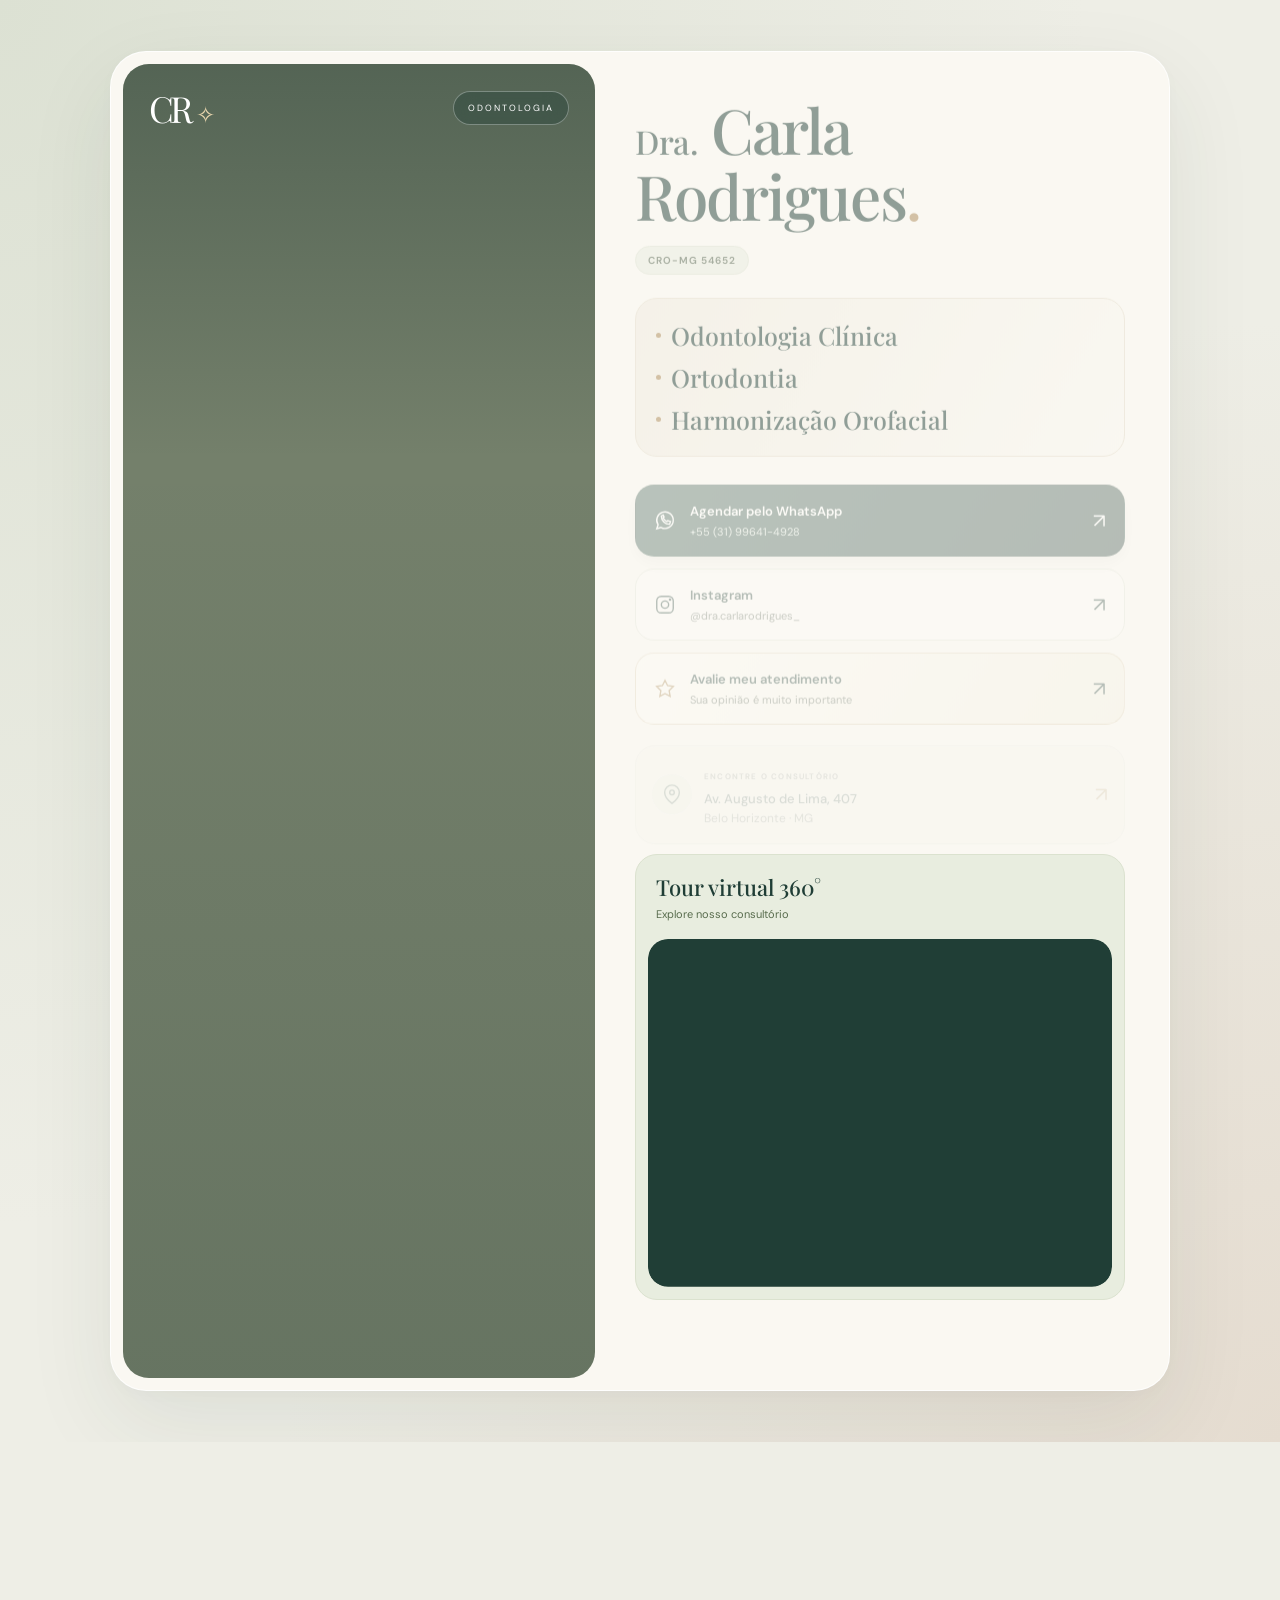
<file: index.html>
<!DOCTYPE html>
<html lang="pt-BR"><head><meta charset="utf-8"><meta name="viewport" content="width=device-width, initial-scale=1"><meta http-equiv="refresh" content="0;url=carla.html"><title>Dra. Carla Rodrigues</title></head><body><a href="carla.html">Abrir cartão da Dra. Carla Rodrigues</a></body></html>
</file>
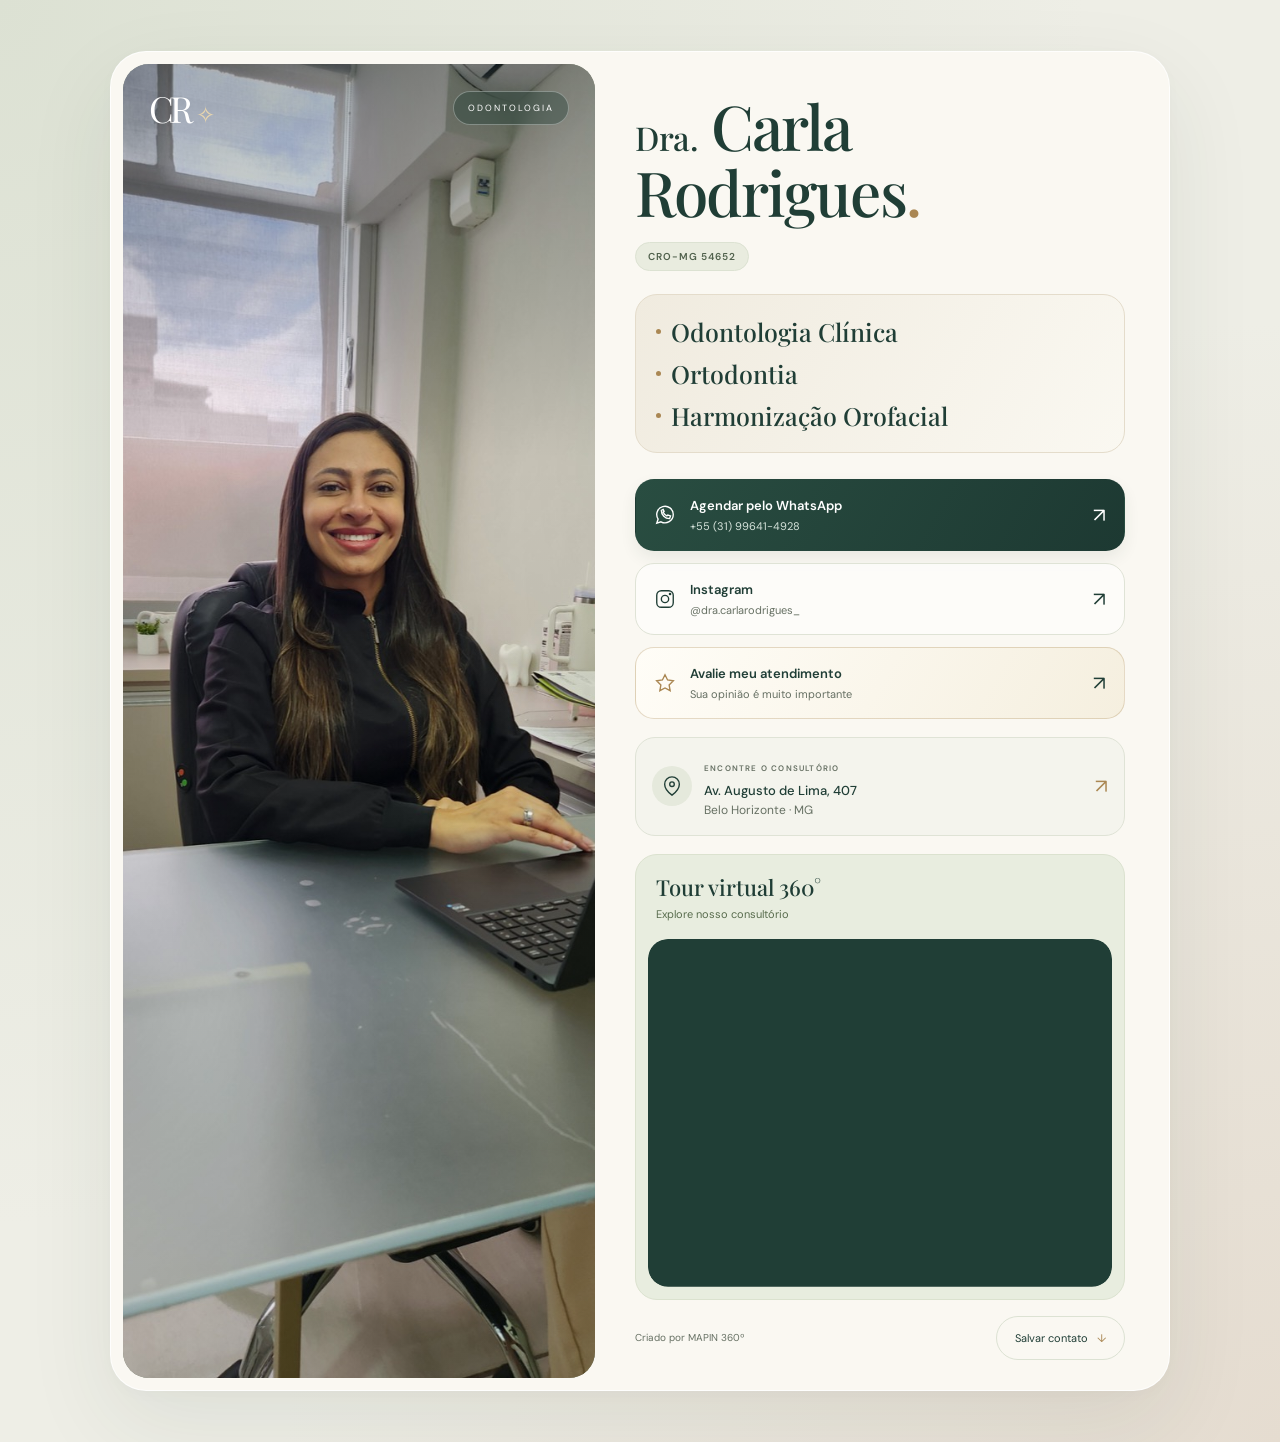
<file: carla.html>
<!DOCTYPE html>
<html lang="pt-BR">
<head>
  <meta charset="UTF-8">
  <meta name="viewport" content="width=device-width, initial-scale=1">
  <meta name="theme-color" content="#203e36">
  <meta name="description" content="Conheça a Dra. Carla Rodrigues em Belo Horizonte. Entre em contato, encontre o consultório e visite nosso espaço.">
  <title>Dra. Carla Rodrigues · Odontologia</title>
  <link rel="stylesheet" href="carla.css">
  <script src="carla.js" defer></script>
</head>
<body>
  <main class="card">
    <section class="portrait" aria-label="Dra. Carla Rodrigues">
      <!-- FOTO: no WordPress, envie a imagem à Biblioteca de mídia e use a URL completa no src. -->
      <img src="assets/carla.jpg" alt="Dra. Carla Rodrigues sorrindo em seu consultório" fetchpriority="high" decoding="async">
      <div class="portrait-top"><a class="monogram" href="#inicio" aria-label="Início">CR<span>✧</span></a><span class="portrait-label">ODONTOLOGIA</span></div>
    </section>
    <section class="content" id="inicio">
      <header><h1><span>Dra.</span> Carla<br>Rodrigues<span class="title-dot">.</span></h1><p class="registration">CRO-MG 54652</p><ul class="specialties" aria-label="Áreas de atuação"><li>Odontologia Clínica</li><li>Ortodontia</li><li>Harmonização Orofacial</li></ul></header>
      <nav class="contact-actions" aria-label="Contato">
        <a class="button primary" href="https://wa.me/5531996414928?text=Ol%C3%A1%2C%20Dra.%20Carla!%20Gostaria%20de%20agendar%20uma%20consulta." target="_blank" rel="noopener noreferrer"><svg viewBox="0 0 24 24" aria-hidden="true"><path d="M21 11.5a9 9 0 0 1-13.4 7.9L3 21l1.5-4.6A9 9 0 1 1 21 11.5Z"/><path d="M8 7c0 5 4 9 9 9l1-3-3-1-1 1c-2-1-3-2-4-4l1-1-1-2Z"/></svg><span>Agendar pelo WhatsApp<small>+55 (31) 99641-4928</small></span><span class="arrow" aria-hidden="true">↗</span></a>
        <a class="button secondary" href="https://www.instagram.com/dra.carlarodrigues_/" target="_blank" rel="noopener noreferrer"><svg viewBox="0 0 24 24" aria-hidden="true"><rect x="3" y="3" width="18" height="18" rx="5"/><circle cx="12" cy="12" r="4"/><circle cx="17.5" cy="6.5" r=".7"/></svg><span>Instagram<small>@dra.carlarodrigues_</small></span><span class="arrow" aria-hidden="true">↗</span></a>
        <a class="button secondary" href="https://g.page/r/CVYptyC6r4pAEAE/review" target="_blank" rel="noopener noreferrer" style="background: linear-gradient(120deg, #fffdf7, #f5efdf); border-color: #aa87534d;"><svg viewBox="0 0 24 24" aria-hidden="true" style="color: var(--gold);"><path d="m12 3 2.8 5.7 6.3.9-4.6 4.5 1.1 6.3-5.6-3-5.6 3 1.1-6.3L2.9 9.6l6.3-.9Z"/></svg><span>Avalie meu atendimento<small>Sua opinião é muito importante</small></span><span class="arrow" aria-hidden="true">↗</span></a>
      </nav>
      <a class="location" href="https://www.google.com/maps/search/?api=1&amp;query=Av.%20Augusto%20de%20Lima%2C%20407%2C%20Belo%20Horizonte%20MG" target="_blank" rel="noopener noreferrer"><span class="location-icon"><svg viewBox="0 0 24 24" aria-hidden="true"><path d="M20 10c0 6-8 12-8 12S4 16 4 10a8 8 0 1 1 16 0Z"/><circle cx="12" cy="10" r="2.5"/></svg></span><span class="location-copy"><span class="eyebrow">ENCONTRE O CONSULTÓRIO</span><strong>Av. Augusto de Lima, 407</strong><small>Belo Horizonte · MG</small></span><span class="arrow" aria-hidden="true">↗</span></a>
      <!-- TOUR VIRTUAL 360: troque o link no src do iframe abaixo. -->
      <section class="tour-embed" aria-label="Tour virtual do consultório">
        <div class="tour-heading"><h2>Tour virtual 360°</h2><span>Explore nosso consultório</span></div>
        <div class="tour-frame">
          <iframe src="https://my.matterport.com/show/?m=7q1qxJgpf9w&amp;play=1" title="Tour virtual 360° do consultório da Dra. Carla Rodrigues" width="800" height="600" loading="eager" allow="fullscreen; xr-spatial-tracking" allowfullscreen></iframe>
        </div>
      </section>
      <footer><a href="https://mapin360.com/" target="_blank" rel="noopener noreferrer" style="align-self: center; margin-right: auto; padding: 8px 12px 8px 0; color: var(--muted); font-size: 10px; font-weight: 400; line-height: 1.5; text-decoration: none;">Criado por MAPIN 360º</a><button id="save-contact" type="button">Salvar contato <span>↓</span></button></footer>
      <p id="feedback" class="feedback" role="status" aria-live="polite"></p>
    </section>
  </main>
</body>
</html>
</file>
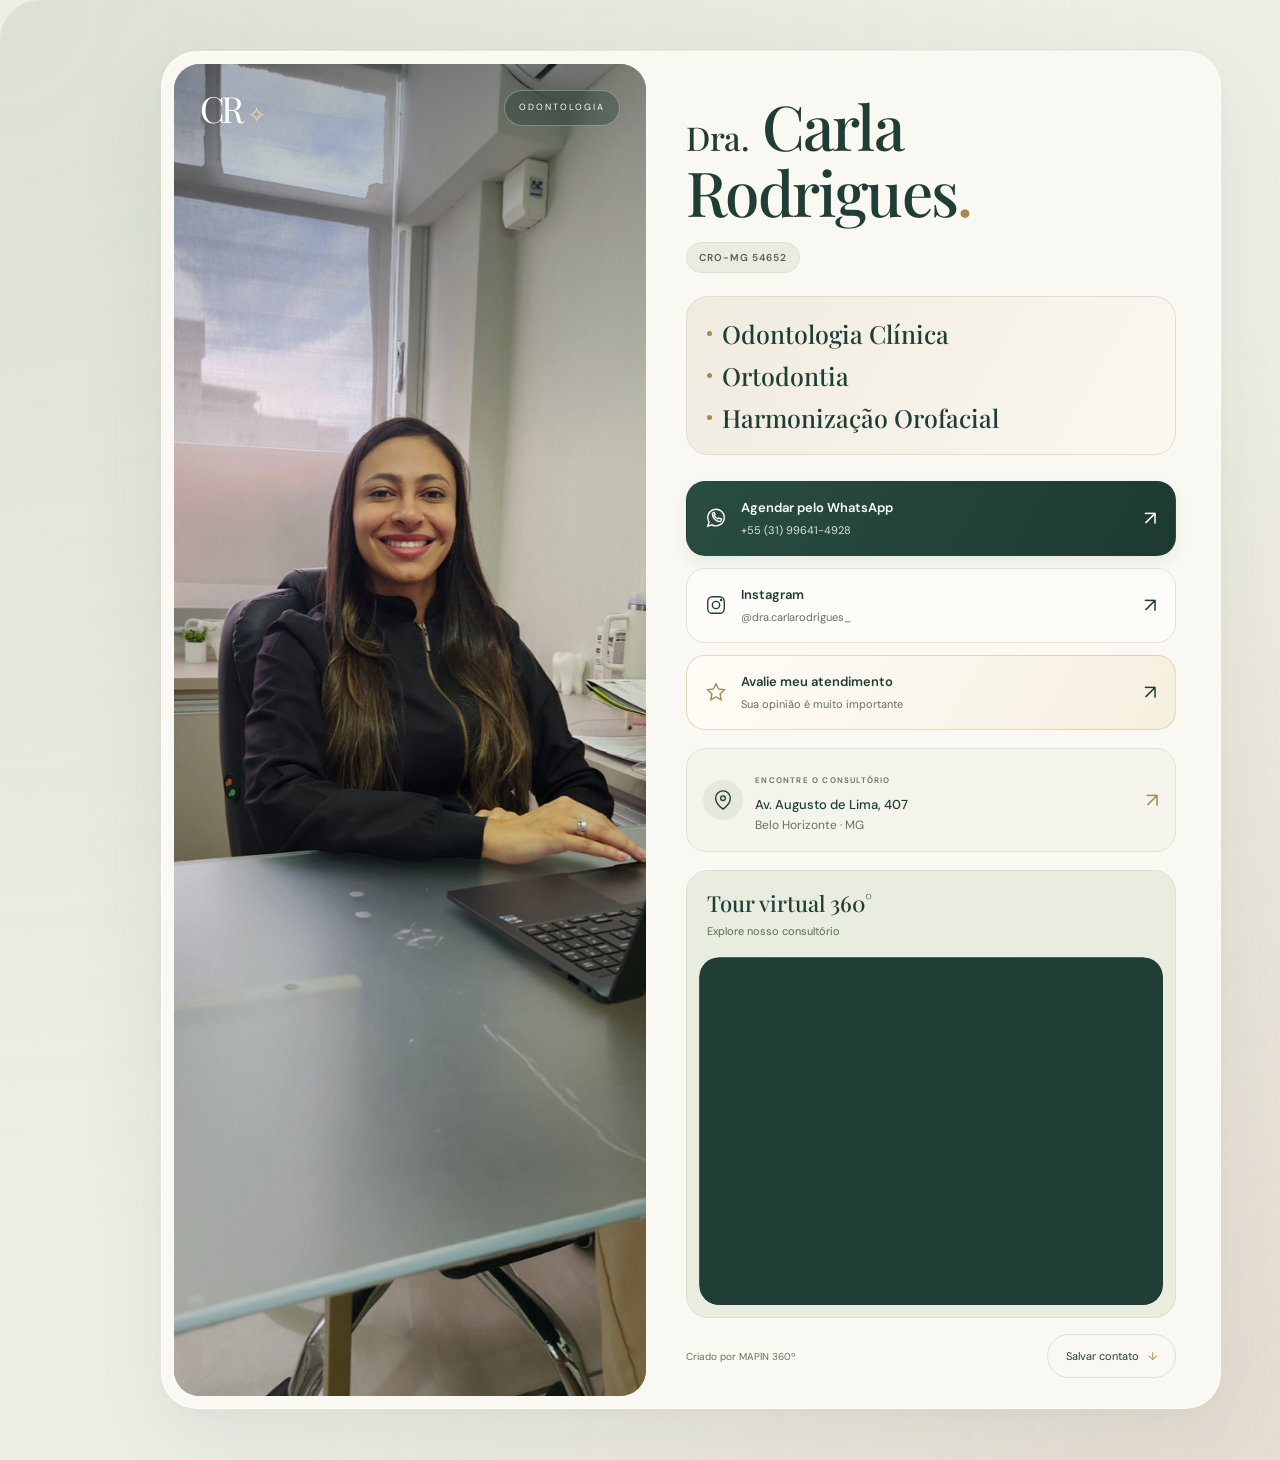
<file: wordpress-preview.html>
<!doctype html><html lang="pt-BR"><head><meta charset="utf-8"><meta name="viewport" content="width=device-width,initial-scale=1"><title>Cartão WordPress · Dra. Carla</title></head><body style="margin:0;background:#eeeee6"><!-- CARTÃO DRA. CARLA — WORDPRESS
Cole este arquivo completo em um bloco HTML personalizado ou no widget HTML do Elementor.
Não cole no editor visual de parágrafos.
1. FOTO: procure assets/carla.jpg e substitua pela URL da Biblioteca de mídia.
2. TOUR: procure e cole o link HTTPS entre as aspas.
   Exemplo:
O tour aparece no próprio cartão, dentro de um iframe responsivo.
-->
<style>
@import url('https://fonts.googleapis.com/css2?family=DM+Sans:wght@400;500;600;700&family=Playfair+Display:wght@400;500;600&display=swap');
.carla-widget {
  color-scheme: light;
  --green: #203e36;
  --cream: #faf8f2;
  --gold: #aa8753;
  --muted: #667063;
  --line: #dfe3d6;
  --ease: cubic-bezier(.2,.7,.3,1);
}
.carla-widget * { box-sizing: border-box; }
.carla-widget {
  margin: 0;
  min-height: 100vh;
  min-height: 100svh;
  display: grid;
  place-items: center;
  padding: clamp(18px,4vw,52px);
  color: var(--green);
  font-family: 'DM Sans',system-ui,sans-serif;
  background: radial-gradient(ellipse at 0% 0%,#dce1d3,transparent 60%),radial-gradient(ellipse at 100% 100%,#e5dcd0,transparent 55%),#eeeee6;
  -webkit-font-smoothing: antialiased;
}
.carla-widget a { color: inherit; text-decoration: none; }
.carla-widget button { font: inherit; cursor: pointer; }
.carla-widget a, .carla-widget button { -webkit-tap-highlight-color: transparent; touch-action: manipulation; }
.carla-widget a:focus-visible, .carla-widget button:focus-visible { outline: 3px solid var(--gold); outline-offset: 5px; }
.carla-widget svg { width: 22px; height: 22px; fill: none; stroke: currentColor; stroke-width: 1.5; flex-shrink: 0; }
.carla-widget .cr-card {
  width: 100%;
  max-width: 1060px;
  display: grid;
  grid-template-columns: minmax(0,.92fr) minmax(0,1.08fr);
  gap: 8px;
  padding: 12px;
  background: var(--cream);
  border: 1px solid #ffffffd9;
  border-radius: 36px;
  box-shadow: 0 32px 90px #203e3615,0 4px 16px #203e3605;
}
.carla-widget .cr-portrait { position: relative; min-height: 640px; overflow: hidden; border-radius: 26px; background: #74806b; }
.carla-widget .cr-portrait > img { position: absolute; width: 100%; height: 100%; object-fit: cover; object-position: 50% 42%; transform: scale(1.02); transition: transform 1.2s var(--ease); }
.carla-widget .cr-portrait::after { content: ''; position: absolute; inset: 0; pointer-events: none; background: linear-gradient(180deg,#142d2855,transparent 30%,#142d2824); }
.carla-widget .cr-portrait-top { position: absolute; top: 26px; left: 26px; right: 26px; z-index: 1; display: flex; align-items: center; justify-content: space-between; gap: 12px; color: white; }
.carla-widget .cr-monogram { font: 36px/1 'Playfair Display',Georgia,serif; letter-spacing: -4px; }
.carla-widget .cr-monogram span { margin-left: 7px; font-size: 23px; color: #e9d6ae; letter-spacing: 0; }
.carla-widget .cr-portrait-label { padding: 10px 14px; border: 1px solid #ffffff50; border-radius: 30px; background: #203e3660; backdrop-filter: blur(10px); font-size: 9px; letter-spacing: 2px; }
.carla-widget .cr-content { min-width: 0; padding: 29px 32px 18px; }
.carla-widget h1 { margin: 0 0 17px; font: 500 clamp(46px,4.9vw,62px)/1.06 'Playfair Display',Georgia,serif; letter-spacing: -1.8px; }
.carla-widget h1 > span:first-child { font-size: .53em; letter-spacing: -.4px; }
.carla-widget .cr-title-dot { color: var(--gold); }
.carla-widget .cr-registration { display: inline-block; margin: 0; padding: 7px 12px; border: 1px solid #dce2d2; border-radius: 30px; background: #e9ecdf; color: #50614c; font-size: 10px; font-weight: 600; letter-spacing: 1px; }
.carla-widget .cr-specialties { list-style: none; margin: 23px 0 26px; padding: 19px 20px; border: 1px solid #e4dccb; border-radius: 22px; background: linear-gradient(120deg,#f0ebdf,#faf8f1); font: 500 clamp(21px,2.2vw,25px)/1.4 'Playfair Display',Georgia,serif; }
.carla-widget .cr-specialties li { position: relative; padding-left: 15px; overflow-wrap: break-word; }
.carla-widget .cr-specialties li::before { content: ''; position: absolute; left: 0; top: .63em; width: 5px; height: 5px; border-radius: 50%; background: var(--gold); }
.carla-widget .cr-specialties li + li { margin-top: 7px; }
.carla-widget .cr-contact-actions { display: grid; gap: 12px; }
.carla-widget .cr-button { position: relative; display: flex; align-items: center; gap: 14px; min-height: 72px; padding: 16px 18px; border: 1px solid transparent; border-radius: 19px; overflow: hidden; font-size: 13px; font-weight: 600; transition: transform .3s var(--ease),background .3s,box-shadow .3s; }
.carla-widget .cr-button > span:not(.cr-arrow):not(.cr-click-wave) { min-width: 0; }
.carla-widget .cr-primary { background: linear-gradient(120deg,#294d41,#1d3932); color: #fff; box-shadow: 0 7px 16px #203e3614; }
.carla-widget .cr-secondary { background: #fff9; border-color: var(--line); }
.carla-widget .cr-button small { display: block; margin-top: 5px; font-size: 11px; font-weight: 400; overflow-wrap: anywhere; }
.carla-widget .cr-primary small { color: #d7e4dc; }
.carla-widget .cr-secondary small { color: var(--muted); }
.carla-widget .cr-arrow { margin-left: auto; font-size: 20px; font-weight: 400; flex-shrink: 0; transition: transform .3s var(--ease); }
.carla-widget .cr-location { display: flex; align-items: center; gap: 12px; margin: 18px 0; padding: 17px 16px; border: 1px solid var(--line); border-radius: 20px; background: #f0f1e980; transition: background .3s,transform .3s var(--ease); }
.carla-widget .cr-location-icon { display: grid; place-items: center; flex-shrink: 0; width: 40px; height: 40px; border-radius: 50%; background: #e5e9dc; }
.carla-widget .cr-location-copy { min-width: 0; }
.carla-widget .cr-eyebrow { font-size: 8px; font-weight: 600; letter-spacing: 1.2px; line-height: 1.6; color: var(--muted); }
.carla-widget .cr-location strong, .carla-widget .cr-location small { display: block; }
.carla-widget .cr-location strong { margin: 5px 0 2px; font-size: 13px; font-weight: 500; line-height: 1.5; }
.carla-widget .cr-location small { font-size: 12px; color: var(--muted); }
.carla-widget .cr-location .cr-arrow { color: var(--gold); }
.carla-widget .cr-tour { position: relative; display: flex; align-items: center; gap: 17px; padding: 20px; border: 1px solid #dbe2cf; border-radius: 22px; overflow: hidden; background: linear-gradient(120deg,#e8eddf,#f0f2e8); transition: background .3s,transform .3s var(--ease); }
.carla-widget .cr-tour::after { content: ''; position: absolute; right: -65px; top: -70px; width: 140px; height: 140px; border: 1px solid #cdd6c2; border-radius: 50%; pointer-events: none; }
.carla-widget .cr-tour-copy { min-width: 0; }
.carla-widget .cr-tour-orbit { position: relative; display: grid; place-items: center; width: 49px; height: 49px; border: 1px solid #b7c3ac; border-radius: 50%; flex-shrink: 0; }
.carla-widget .cr-tour-orbit::after { content: ''; position: absolute; inset: 9px -5px; border: 1px solid #a1af97; border-radius: 50%; transform: rotate(-25deg); }
.carla-widget .cr-tour-orbit span { padding: 3px; z-index: 1; background: #e9eedf; font-size: 13px; font-weight: 600; }
.carla-widget h2 { margin: 0; font: 500 22px/1.25 'Playfair Display',Georgia,serif; }
.carla-widget .cr-tour-status { display: block; margin-top: 6px; font-size: 10px; color: #586c4d; }
.carla-widget footer { display: flex; justify-content: flex-end; margin-top: 16px; }
.carla-widget footer button { position: relative; overflow: hidden; min-height: 44px; padding: 11px 18px; border: 1px solid #dce2d3; border-radius: 30px; background: transparent; color: var(--green); font-size: 11px; transition: background .3s; }
.carla-widget footer button > span { margin-left: 6px; color: var(--gold); }
.carla-widget .cr-feedback { margin: 10px 0 0; color: #50614c; font-size: 11px; line-height: 1.6; text-align: right; }
.carla-widget .cr-feedback:empty { display: none; }
.carla-widget .cr-reveal { opacity: 0; transform: translateY(14px); transition: opacity .7s ease,transform .7s var(--ease); transition-delay: var(--reveal-delay,0ms); }
.carla-widget .cr-reveal.cr-is-visible { opacity: 1; transform: translateY(0); }
.carla-widget .cr-click-wave { position: absolute; border-radius: 50%; pointer-events: none; background: currentColor; opacity: .12; transform: scale(0); animation: cr-click-wave .65s ease-out forwards; }
@keyframes cr-click-wave { to { transform: scale(1); opacity: 0; } }
@media (hover: hover) and (pointer: fine) {
.carla-widget .cr-portrait:hover > img { transform: scale(1.055); }
.carla-widget .cr-button:hover { transform: translateY(-2px); box-shadow: 0 10px 22px #203e3615; }
.carla-widget .cr-primary:hover { background: #2d5146; }
.carla-widget .cr-secondary:hover, .carla-widget footer button:hover { background: #edf0e4; }
.carla-widget .cr-location:hover, .carla-widget .cr-tour-link:hover { background: #e6ebdc; transform: translateY(-2px); }
.carla-widget .cr-button:hover .cr-arrow, .carla-widget .cr-location:hover .cr-arrow { transform: translate(2px,-2px); }


}
@media (min-width: 701px) and (max-width: 900px) {
.carla-widget { padding: 24px 18px; }
.carla-widget .cr-card { grid-template-columns: minmax(0,.8fr) minmax(0,1.2fr); gap: 0; }
.carla-widget .cr-content { padding: 27px 22px 16px; }
.carla-widget .cr-portrait-top { left: 20px; right: 20px; flex-wrap: wrap; }
.carla-widget .cr-portrait-label { font-size: 8px; }
.carla-widget h1 { font-size: 50px; }
.carla-widget .cr-specialties { padding: 18px 15px; font-size: 22px; }


}
@media (max-width: 700px) {
.carla-widget { padding: 14px; }
.carla-widget .cr-card { max-width: 460px; grid-template-columns: minmax(0,1fr); gap: 0; padding: 9px; border-radius: 29px; }
.carla-widget .cr-portrait { height: clamp(280px,72vw,340px); min-height: 0; border-radius: 22px; }
.carla-widget .cr-portrait > img { object-position: 50% 41%; }
.carla-widget .cr-portrait-top { top: 20px; left: 22px; right: 22px; }
.carla-widget .cr-content { padding: 28px 18px 16px; }
.carla-widget h1 { font-size: clamp(42px,10vw,51px); }
.carla-widget .cr-specialties { padding: 18px 16px; margin: 21px 0 24px; border-radius: 20px; font-size: clamp(21px,5.5vw,24px); }
.carla-widget .cr-button { padding: 16px; border-radius: 18px; }
.carla-widget .cr-location { padding: 16px 12px; border-radius: 18px; }
.carla-widget .cr-tour { padding: 19px 16px; border-radius: 20px; }


}
@media (max-width: 360px) {
.carla-widget { padding: 9px; }
.carla-widget .cr-content { padding-left: 12px; padding-right: 12px; }
.carla-widget .cr-button { gap: 10px; padding: 14px 12px; font-size: 12px; }
.carla-widget .cr-location { gap: 9px; }
.carla-widget .cr-location strong { font-size: 12px; }
.carla-widget .cr-eyebrow { font-size: 7px; letter-spacing: .7px; }
.carla-widget .cr-specialties { padding: 16px 12px; font-size: 20px; }
.carla-widget h2 { font-size: 20px; }


}
@media (prefers-reduced-motion: reduce) {
.carla-widget *, .carla-widget *::before, .carla-widget *::after { animation: none !important; transition: none !important; }
.carla-widget .cr-reveal { opacity: 1; transform: none; }
.carla-widget .cr-click-wave { display: none; }


}


/* Isolamento do tema e adaptação à largura real do bloco WordPress. */
.carla-widget { container: carla-card / inline-size; min-height: 0; width: 100%; margin: 0; line-height: 1.5; text-align: left; border-radius: 40px; isolation: isolate; }
.carla-widget [hidden] { display: none !important; }
.carla-widget .cr-card { margin: 0 auto; }
.carla-widget .cr-portrait > img { display: block; max-width: none; margin: 0; border: 0; border-radius: 0; }
.carla-widget .cr-content header, .carla-widget .cr-content footer { position: static; width: auto; background: transparent; box-shadow: none; }
.carla-widget a { text-decoration: none; }
.carla-widget .cr-specialties li { margin-bottom: 0; list-style: none; }
.carla-widget .cr-content button { text-transform: none; letter-spacing: normal; box-shadow: none; }
@container carla-card (max-width: 700px) {
  .carla-widget .cr-card { max-width: 460px; grid-template-columns: minmax(0,1fr); gap: 0; padding: 9px; border-radius: 29px; }
  .carla-widget .cr-portrait { height: 320px; min-height: 0; border-radius: 22px; }
  .carla-widget .cr-portrait > img { object-position: 50% 41%; }
  .carla-widget .cr-content { padding: 28px 18px 16px; }
  .carla-widget h1 { font-size: clamp(42px,10cqw,51px); }
  .carla-widget .cr-specialties { font-size: clamp(21px,5.5cqw,24px); padding: 18px 16px; }
}
@container carla-card (max-width: 340px) {
  .carla-widget .cr-content { padding-left: 12px; padding-right: 12px; }
  .carla-widget .cr-button { gap: 10px; padding: 14px 12px; font-size: 12px; }
  .carla-widget .cr-location { gap: 9px; padding: 16px 10px; }
  .carla-widget .cr-location strong { font-size: 12px; }
  .carla-widget .cr-eyebrow { font-size: 7px; letter-spacing: .7px; }
  .carla-widget .cr-specialties { font-size: 20px; padding: 16px 12px; }
  .carla-widget h2 { font-size: 20px; }
}

/* Tour incorporado: visível no próprio cartão, independente de JavaScript. */
.carla-widget .cr-tour-embed { margin: 18px 0 0; overflow: hidden; border: 1px solid #dbe2cf; border-radius: 22px; background: #e8eddf; }
.carla-widget .cr-tour-heading { padding: 18px 20px; }
.carla-widget .cr-tour-heading h2 { margin: 0; color: #203e36; font: 500 22px/1.3 'Playfair Display',Georgia,serif; }
.carla-widget .cr-tour-heading > span { display: block; margin-top: 5px; color: #586c4d; font-size: 11px; }
.carla-widget .cr-tour-frame { width: calc(100% - 24px); margin: 0 12px 12px; aspect-ratio: 4 / 3; min-height: 280px; border-radius: 20px; overflow: hidden; isolation: isolate; clip-path: inset(0 round 20px); background: #203e36; }
.carla-widget .cr-tour-frame iframe { display: block; width: 100%; height: 100%; min-height: 280px; margin: 0; padding: 0; border: 0; border-radius: inherit; max-width: none; }
@media (max-width: 700px) {
  .carla-widget .cr-tour-embed { border-radius: 20px; }
  .carla-widget .cr-tour-heading { padding: 16px; }
}
</style>

<div class="carla-widget">
<div class="cr-card">
    <section class="cr-portrait" aria-label="Dra. Carla Rodrigues">
      <!-- FOTO: substitua assets/carla.jpg no src abaixo pela URL completa da imagem da Biblioteca de mídia. -->
      <!-- FOTO: substitua assets/carla.jpg no src abaixo pela URL completa da imagem da Biblioteca de mídia. -->
      <img src="assets/carla.jpg" alt="Dra. Carla Rodrigues sorrindo em seu consultório" fetchpriority="high" decoding="async">
      <div class="cr-portrait-top"><span class="cr-monogram" aria-hidden="true">CR<span>✧</span></span><span class="cr-portrait-label">ODONTOLOGIA</span></div>
    </section>
    <section class="cr-content">
      <header><h1><span>Dra.</span> Carla<br>Rodrigues<span class="cr-title-dot">.</span></h1><p class="cr-registration">CRO-MG 54652</p><ul class="cr-specialties" aria-label="Áreas de atuação"><li>Odontologia Clínica</li><li>Ortodontia</li><li>Harmonização Orofacial</li></ul></header>
      <nav class="cr-contact-actions" aria-label="Contato">
        <a class="cr-button cr-primary" href="https://wa.me/5531996414928?text=Ol%C3%A1%2C%20Dra.%20Carla!%20Gostaria%20de%20agendar%20uma%20consulta." target="_blank" rel="noopener noreferrer"><svg viewBox="0 0 24 24" aria-hidden="true"><path d="M21 11.5a9 9 0 0 1-13.4 7.9L3 21l1.5-4.6A9 9 0 1 1 21 11.5Z"/><path d="M8 7c0 5 4 9 9 9l1-3-3-1-1 1c-2-1-3-2-4-4l1-1-1-2Z"/></svg><span>Agendar pelo WhatsApp<small>+55 (31) 99641-4928</small></span><span class="cr-arrow" aria-hidden="true">↗</span></a>
        <a class="cr-button cr-secondary" href="https://www.instagram.com/dra.carlarodrigues_/" target="_blank" rel="noopener noreferrer"><svg viewBox="0 0 24 24" aria-hidden="true"><rect x="3" y="3" width="18" height="18" rx="5"/><circle cx="12" cy="12" r="4"/><circle cx="17.5" cy="6.5" r=".7"/></svg><span>Instagram<small>@dra.carlarodrigues_</small></span><span class="cr-arrow" aria-hidden="true">↗</span></a>
        <a class="cr-button cr-secondary" href="https://g.page/r/CVYptyC6r4pAEAE/review" target="_blank" rel="noopener noreferrer" style="background: linear-gradient(120deg, #fffdf7, #f5efdf); border-color: #aa87534d;"><svg viewBox="0 0 24 24" aria-hidden="true" style="color: var(--gold);"><path d="m12 3 2.8 5.7 6.3.9-4.6 4.5 1.1 6.3-5.6-3-5.6 3 1.1-6.3L2.9 9.6l6.3-.9Z"/></svg><span>Avalie meu atendimento<small>Sua opinião é muito importante</small></span><span class="cr-arrow" aria-hidden="true">↗</span></a>
      </nav>
      <a class="cr-location" href="https://www.google.com/maps/search/?api=1&amp;query=Av.%20Augusto%20de%20Lima%2C%20407%2C%20Belo%20Horizonte%20MG" target="_blank" rel="noopener noreferrer"><span class="cr-location-icon"><svg viewBox="0 0 24 24" aria-hidden="true"><path d="M20 10c0 6-8 12-8 12S4 16 4 10a8 8 0 1 1 16 0Z"/><circle cx="12" cy="10" r="2.5"/></svg></span><span class="cr-location-copy"><span class="cr-eyebrow">ENCONTRE O CONSULTÓRIO</span><strong>Av. Augusto de Lima, 407</strong><small>Belo Horizonte · MG</small></span><span class="cr-arrow" aria-hidden="true">↗</span></a>
      <!-- TOUR VIRTUAL 360: troque o link no src do iframe abaixo. -->
      <section class="cr-tour-embed" aria-label="Tour virtual do consultório">
        <div class="cr-tour-heading"><h2>Tour virtual 360°</h2><span>Explore nosso consultório</span></div>
        <div class="cr-tour-frame">
          <iframe src="https://my.matterport.com/show/?m=7q1qxJgpf9w&amp;play=1" title="Tour virtual 360° do consultório da Dra. Carla Rodrigues" width="800" height="600" loading="eager" allow="fullscreen; xr-spatial-tracking" allowfullscreen></iframe>
        </div>
      </section>
      <footer><a href="https://mapin360.com/" target="_blank" rel="noopener noreferrer" style="align-self: center; margin-right: auto; padding: 8px 12px 8px 0; color: var(--muted); font-size: 10px; font-weight: 400; line-height: 1.5; text-decoration: none;">Criado por MAPIN 360º</a><button data-cr-save-contact hidden type="button">Salvar contato <span>↓</span></button></footer>
      <p data-cr-feedback class="cr-feedback" role="status" aria-live="polite"></p>
    </section>
  </div>
</div>
<script>
(() => {
  function initializeCards() {
    document.querySelectorAll('.carla-widget').forEach((root) => {
      if (root.dataset.crInitialized) return;
      root.dataset.crInitialized = 'true';

  const motionPreference = window.matchMedia('(prefers-reduced-motion: reduce)');
  const feedback = root.querySelector('[data-cr-feedback]');

                function saveContact() {
    const vcard = [
      'BEGIN:VCARD',
      'VERSION:3.0',
      'N:Rodrigues;Carla;;;',
      'FN:Dra. Carla Rodrigues',
      'TITLE:Dentista',
      'TEL;TYPE=CELL:+5531996414928',
      'ADR;TYPE=WORK:;;Av. Augusto de Lima\\, 407;Belo Horizonte;MG;;Brasil',
      'URL:https://www.instagram.com/dra.carlarodrigues_/',
      'NOTE:CRO-MG 54652. Odontologia Clínica\\, Ortodontia e Harmonização Orofacial.',
      'END:VCARD', ''
    ].join('\r\n');
    const url = URL.createObjectURL(new Blob([vcard], { type: 'text/vcard;charset=utf-8' }));
    const download = document.createElement('a');
    download.href = url;
    download.download = 'Dra-Carla-Rodrigues.vcf';
    document.body.append(download);
    download.click();
    download.remove();
    setTimeout(() => URL.revokeObjectURL(url), 10000);
    if (feedback) feedback.textContent = 'Abra o arquivo baixado para salvar na sua agenda.';
  }

  function setupReveal() {
    if (motionPreference.matches || !('IntersectionObserver' in window)) return;
    const elements = root.querySelectorAll('.cr-content header, .cr-contact-actions, .cr-location, .cr-content footer');
    const observer = new IntersectionObserver((entries) => {
      entries.forEach((entry) => {
        if (!entry.isIntersecting) return;
        entry.target.classList.add('cr-is-visible');
        observer.unobserve(entry.target);
      });
    }, { threshold: 0.1 });

    elements.forEach((element, index) => {
      element.classList.add('cr-reveal');
      element.style.setProperty('--reveal-delay', `${Math.min(index * 55, 165)}ms`);
      observer.observe(element);
      // Mantém links acessíveis quando a navegação é feita pelo teclado.
      element.addEventListener('focusin', () => element.classList.add('cr-is-visible'));
    });

    motionPreference.addEventListener('change', (event) => {
      if (!event.matches) return;
      elements.forEach((element) => element.classList.add('cr-is-visible'));
      observer.disconnect();
    });
  }

  function setupButtonEffects() {
    root.querySelectorAll('.cr-button, [data-cr-save-contact]').forEach((button) => {
      button.addEventListener('pointerdown', (event) => {
        if (motionPreference.matches || event.button !== 0) return;
        button.querySelector('.cr-click-wave')?.remove();
        const bounds = button.getBoundingClientRect();
        const diameter = Math.hypot(bounds.width, bounds.height) * 2;
        const wave = document.createElement('span');
        wave.className = 'cr-click-wave';
        wave.setAttribute('aria-hidden', 'true');
        wave.style.width = wave.style.height = `${diameter}px`;
        wave.style.left = `${event.clientX - bounds.left - diameter / 2}px`;
        wave.style.top = `${event.clientY - bounds.top - diameter / 2}px`;
        button.append(wave);
        wave.addEventListener('animationend', () => wave.remove(), { once: true });
        setTimeout(() => wave.remove(), 800);
      });
    });
  }
  const saveButton = root.querySelector('[data-cr-save-contact]');
  if (saveButton) saveButton.hidden = false;
  root.querySelector('[data-cr-save-contact]')?.addEventListener('click', saveContact);
  setupReveal();
  setupButtonEffects();
    });
  }
  if (document.readyState === 'loading') {
    document.addEventListener('DOMContentLoaded', initializeCards, { once: true });
  } else {
    initializeCards();
  }
})();
</script>
</body></html>
</file>
<file: carla.css>
@import url('https://fonts.googleapis.com/css2?family=DM+Sans:wght@400;500;600;700&family=Playfair+Display:wght@400;500;600&display=swap');

:root {
  color-scheme: light;
  --green: #203e36;
  --cream: #faf8f2;
  --gold: #aa8753;
  --muted: #667063;
  --line: #dfe3d6;
  --ease: cubic-bezier(.2,.7,.3,1);
}
* { box-sizing: border-box; }
html { scroll-behavior: smooth; }
body {
  margin: 0;
  min-height: 100vh;
  min-height: 100svh;
  display: grid;
  place-items: center;
  padding: clamp(18px,4vw,52px);
  color: var(--green);
  font-family: 'DM Sans',system-ui,sans-serif;
  background: radial-gradient(ellipse at 0% 0%,#dce1d3,transparent 60%),radial-gradient(ellipse at 100% 100%,#e5dcd0,transparent 55%),#eeeee6;
  -webkit-font-smoothing: antialiased;
}
a { color: inherit; text-decoration: none; }
button { font: inherit; cursor: pointer; }
a,button { -webkit-tap-highlight-color: transparent; touch-action: manipulation; }
a:focus-visible,button:focus-visible { outline: 3px solid var(--gold); outline-offset: 5px; }
svg { width: 22px; height: 22px; fill: none; stroke: currentColor; stroke-width: 1.5; flex-shrink: 0; }

/* Moldura e retrato */
.card {
  width: 100%;
  max-width: 1060px;
  display: grid;
  grid-template-columns: minmax(0,.92fr) minmax(0,1.08fr);
  gap: 8px;
  padding: 12px;
  background: var(--cream);
  border: 1px solid #ffffffd9;
  border-radius: 36px;
  box-shadow: 0 32px 90px #203e3615,0 4px 16px #203e3605;
}
.portrait { position: relative; min-height: 640px; overflow: hidden; border-radius: 26px; background: #74806b; }
.portrait > img { position: absolute; width: 100%; height: 100%; object-fit: cover; object-position: 50% 42%; transform: scale(1.02); transition: transform 1.2s var(--ease); }
.portrait::after { content: ''; position: absolute; inset: 0; pointer-events: none; background: linear-gradient(180deg,#142d2855,transparent 30%,#142d2824); }
.portrait-top { position: absolute; top: 26px; left: 26px; right: 26px; z-index: 1; display: flex; align-items: center; justify-content: space-between; gap: 12px; color: white; }
.monogram { font: 36px/1 'Playfair Display',Georgia,serif; letter-spacing: -4px; }
.monogram span { margin-left: 7px; font-size: 23px; color: #e9d6ae; letter-spacing: 0; }
.portrait-label { padding: 10px 14px; border: 1px solid #ffffff50; border-radius: 30px; background: #203e3660; backdrop-filter: blur(10px); font-size: 9px; letter-spacing: 2px; }

/* Identificação e áreas de atuação */
.content { min-width: 0; padding: 29px 32px 18px; }
h1 { margin: 0 0 17px; font: 500 clamp(46px,4.9vw,62px)/1.06 'Playfair Display',Georgia,serif; letter-spacing: -1.8px; }
h1 > span:first-child { font-size: .53em; letter-spacing: -.4px; }
.title-dot { color: var(--gold); }
.registration { display: inline-block; margin: 0; padding: 7px 12px; border: 1px solid #dce2d2; border-radius: 30px; background: #e9ecdf; color: #50614c; font-size: 10px; font-weight: 600; letter-spacing: 1px; }
.specialties { list-style: none; margin: 23px 0 26px; padding: 19px 20px; border: 1px solid #e4dccb; border-radius: 22px; background: linear-gradient(120deg,#f0ebdf,#faf8f1); font: 500 clamp(21px,2.2vw,25px)/1.4 'Playfair Display',Georgia,serif; }
.specialties li { position: relative; padding-left: 15px; overflow-wrap: break-word; }
.specialties li::before { content: ''; position: absolute; left: 0; top: .63em; width: 5px; height: 5px; border-radius: 50%; background: var(--gold); }
.specialties li + li { margin-top: 7px; }

/* Contatos e localização */
.contact-actions { display: grid; gap: 12px; }
.button { position: relative; display: flex; align-items: center; gap: 14px; min-height: 72px; padding: 16px 18px; border: 1px solid transparent; border-radius: 19px; overflow: hidden; font-size: 13px; font-weight: 600; transition: transform .3s var(--ease),background .3s,box-shadow .3s; }
.button > span:not(.arrow):not(.click-wave) { min-width: 0; }
.primary { background: linear-gradient(120deg,#294d41,#1d3932); color: #fff; box-shadow: 0 7px 16px #203e3614; }
.secondary { background: #fff9; border-color: var(--line); }
.button small { display: block; margin-top: 5px; font-size: 11px; font-weight: 400; overflow-wrap: anywhere; }
.primary small { color: #d7e4dc; }
.secondary small { color: var(--muted); }
.arrow { margin-left: auto; font-size: 20px; font-weight: 400; flex-shrink: 0; transition: transform .3s var(--ease); }
.location { display: flex; align-items: center; gap: 12px; margin: 18px 0; padding: 17px 16px; border: 1px solid var(--line); border-radius: 20px; background: #f0f1e980; transition: background .3s,transform .3s var(--ease); }
.location-icon { display: grid; place-items: center; flex-shrink: 0; width: 40px; height: 40px; border-radius: 50%; background: #e5e9dc; }
.location-copy { min-width: 0; }
.eyebrow { font-size: 8px; font-weight: 600; letter-spacing: 1.2px; line-height: 1.6; color: var(--muted); }
.location strong,.location small { display: block; }
.location strong { margin: 5px 0 2px; font-size: 13px; font-weight: 500; line-height: 1.5; }
.location small { font-size: 12px; color: var(--muted); }
.location .arrow { color: var(--gold); }

/* Tour e agenda */
.tour { position: relative; display: flex; align-items: center; gap: 17px; padding: 20px; border: 1px solid #dbe2cf; border-radius: 22px; overflow: hidden; background: linear-gradient(120deg,#e8eddf,#f0f2e8); transition: background .3s,transform .3s var(--ease); }
.tour::after { content: ''; position: absolute; right: -65px; top: -70px; width: 140px; height: 140px; border: 1px solid #cdd6c2; border-radius: 50%; pointer-events: none; }
.tour-copy { min-width: 0; }
.tour-orbit { position: relative; display: grid; place-items: center; width: 49px; height: 49px; border: 1px solid #b7c3ac; border-radius: 50%; flex-shrink: 0; }
.tour-orbit::after { content: ''; position: absolute; inset: 9px -5px; border: 1px solid #a1af97; border-radius: 50%; transform: rotate(-25deg); }
.tour-orbit span { padding: 3px; z-index: 1; background: #e9eedf; font-size: 13px; font-weight: 600; }
h2 { margin: 0; font: 500 22px/1.25 'Playfair Display',Georgia,serif; }
.tour-status { display: block; margin-top: 6px; font-size: 10px; color: #586c4d; }
footer { display: flex; justify-content: flex-end; margin-top: 16px; }
footer button { position: relative; overflow: hidden; min-height: 44px; padding: 11px 18px; border: 1px solid #dce2d3; border-radius: 30px; background: transparent; color: var(--green); font-size: 11px; transition: background .3s; }
footer button > span { margin-left: 6px; color: var(--gold); }
.feedback { margin: 10px 0 0; color: #50614c; font-size: 11px; line-height: 1.6; text-align: right; }
.feedback:empty { display: none; }

/* Movimento opcional */
.reveal { opacity: 0; transform: translateY(14px); transition: opacity .7s ease,transform .7s var(--ease); transition-delay: var(--reveal-delay,0ms); }
.reveal.is-visible { opacity: 1; transform: translateY(0); }
.click-wave { position: absolute; border-radius: 50%; pointer-events: none; background: currentColor; opacity: .12; transform: scale(0); animation: click-wave .65s ease-out forwards; }
@keyframes click-wave { to { transform: scale(1); opacity: 0; } }
@media (hover: hover) and (pointer: fine) {
  .portrait:hover > img { transform: scale(1.055); }
  .button:hover { transform: translateY(-2px); box-shadow: 0 10px 22px #203e3615; }
  .primary:hover { background: #2d5146; }
  .secondary:hover,footer button:hover { background: #edf0e4; }
  .location:hover,.tour-link:hover { background: #e6ebdc; transform: translateY(-2px); }
  .button:hover .arrow,.location:hover .arrow { transform: translate(2px,-2px); }
}

/* Laptop compacto, tablet e celular */
@media (min-width: 701px) and (max-width: 900px) {
  body { padding: 24px 18px; }
  .card { grid-template-columns: minmax(0,.8fr) minmax(0,1.2fr); gap: 0; }
  .content { padding: 27px 22px 16px; }
  .portrait-top { left: 20px; right: 20px; flex-wrap: wrap; }
  .portrait-label { font-size: 8px; }
  h1 { font-size: 50px; }
  .specialties { padding: 18px 15px; font-size: 22px; }
}
@media (max-width: 700px) {
  body { padding: 14px; }
  .card { max-width: 460px; grid-template-columns: minmax(0,1fr); gap: 0; padding: 9px; border-radius: 29px; }
  .portrait { height: clamp(280px,72vw,340px); min-height: 0; border-radius: 22px; }
  .portrait > img { object-position: 50% 41%; }
  .portrait-top { top: 20px; left: 22px; right: 22px; }
  .content { padding: 28px 18px 16px; }
  h1 { font-size: clamp(42px,10vw,51px); }
  .specialties { padding: 18px 16px; margin: 21px 0 24px; border-radius: 20px; font-size: clamp(21px,5.5vw,24px); }
  .button { padding: 16px; border-radius: 18px; }
  .location { padding: 16px 12px; border-radius: 18px; }
  .tour { padding: 19px 16px; border-radius: 20px; }
}
@media (max-width: 360px) {
  body { padding: 9px; }
  .content { padding-left: 12px; padding-right: 12px; }
  .button { gap: 10px; padding: 14px 12px; font-size: 12px; }
  .location { gap: 9px; }
  .location strong { font-size: 12px; }
  .eyebrow { font-size: 7px; letter-spacing: .7px; }
  .specialties { padding: 16px 12px; font-size: 20px; }
  h2 { font-size: 20px; }
}
@media (prefers-reduced-motion: reduce) {
  html { scroll-behavior: auto; }
  *,*::before,*::after { animation: none !important; transition: none !important; }
  .reveal { opacity: 1; transform: none; }
  .click-wave { display: none; }
}

/* Tour incorporado: visível no próprio cartão, independente de JavaScript. */
.card .tour-embed { margin: 18px 0 0; overflow: hidden; border: 1px solid #dbe2cf; border-radius: 22px; background: #e8eddf; }
.card .tour-heading { padding: 18px 20px; }
.card .tour-heading h2 { margin: 0; color: #203e36; font: 500 22px/1.3 'Playfair Display',Georgia,serif; }
.card .tour-heading > span { display: block; margin-top: 5px; color: #586c4d; font-size: 11px; }
.card .tour-frame { width: calc(100% - 24px); margin: 0 12px 12px; aspect-ratio: 4 / 3; min-height: 280px; border-radius: 20px; overflow: hidden; isolation: isolate; clip-path: inset(0 round 20px); background: #203e36; }
.card .tour-frame iframe { display: block; width: 100%; height: 100%; min-height: 280px; margin: 0; padding: 0; border: 0; border-radius: inherit; max-width: none; }
@media (max-width: 700px) {
  .card .tour-embed { border-radius: 20px; }
  .card .tour-heading { padding: 16px; }
}
</file>
